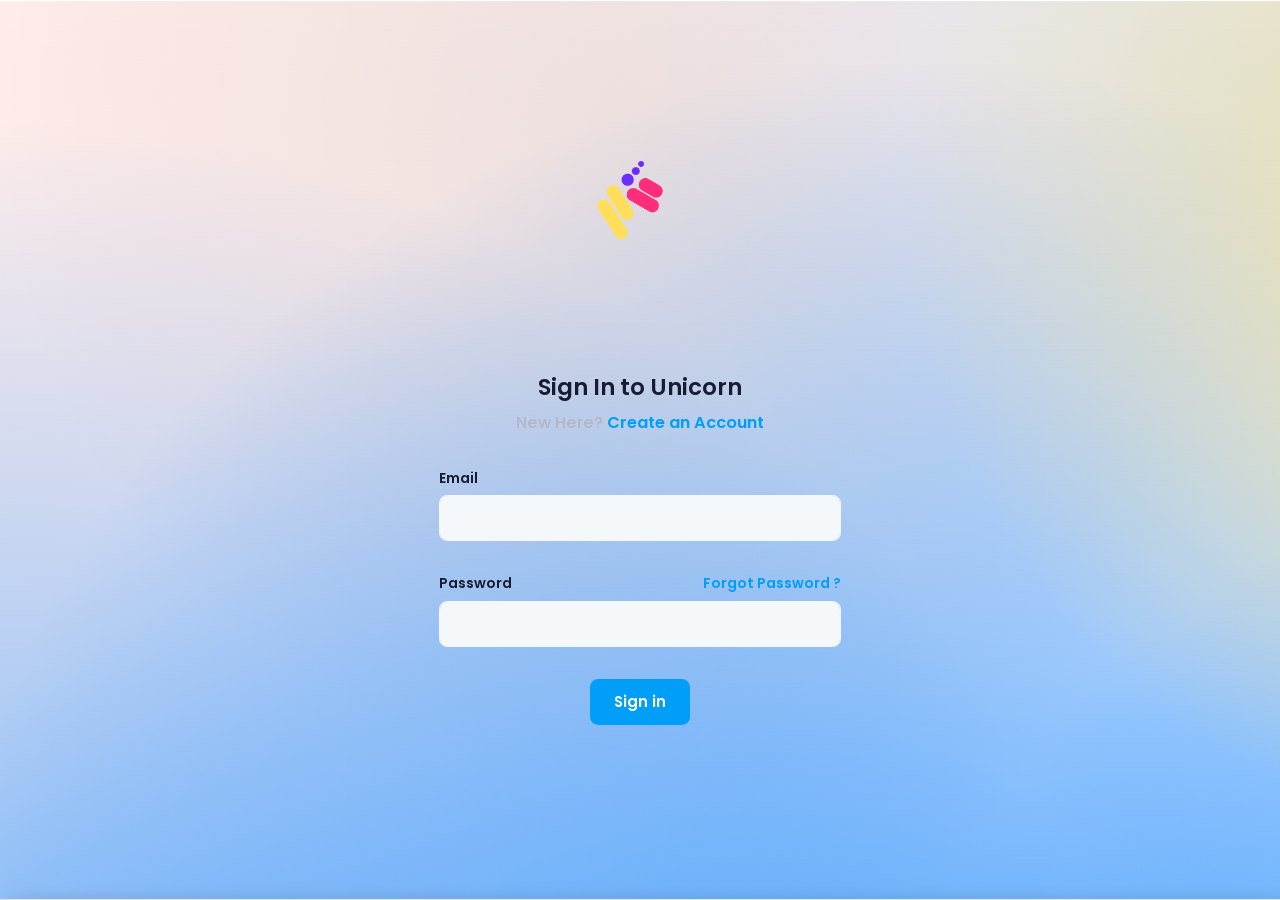
<file: index.html>
<!DOCTYPE html>

<html lang="en">
<!--begin::Head-->
<head>
  <title>Unicorn - sign-in</title>
  <meta charset="utf-8" />
  <meta name="description" content="The most advanced Bootstrap Admin Theme on Themeforest trusted by 94,000 beginners and professionals. Multi-demo, Dark Mode, RTL support and complete React, Angular, Vue &amp; Laravel versions. Grab your copy now and get life-time updates for free." />
  <meta name="keywords" content="Metronic, bootstrap, bootstrap 5, Angular, VueJs, React, Laravel, admin themes, web design, figma, web development, free templates, free admin themes, bootstrap theme, bootstrap template, bootstrap dashboard, bootstrap dak mode, bootstrap button, bootstrap datepicker, bootstrap timepicker, fullcalendar, datatables, flaticon" />
  <meta name="viewport" content="width=device-width, initial-scale=1" />
  <meta property="og:locale" content="en_US" />
  <meta property="og:type" content="article" />
  <meta property="og:title" content="Metronic - Bootstrap 5 HTML, VueJS, React, Angular &amp; Laravel Admin Dashboard Theme" />
  <meta property="og:url" content="https://keenthemes.com/metronic" />
  <meta property="og:site_name" content="Keenthemes | Metronic" />
  <link rel="canonical" href="https://preview.keenthemes.com/metronic8" />
  <link rel="shortcut icon" href="assets/media/logos/favicon.ico" />
  <!--begin::Fonts-->
  <link rel="stylesheet" href="https://fonts.googleapis.com/css?family=Poppins:300,400,500,600,700" />
  <!--end::Fonts-->
  <!--begin::Global Stylesheets Bundle(used by all pages)-->
  <link href="assets/plugins/global/plugins.bundle.css" rel="stylesheet" type="text/css" />
  <link href="assets/css/style.bundle.css" rel="stylesheet" type="text/css" />
  <!--end::Global Stylesheets Bundle-->
  <style>
    body {
      background-image: url('assets/images/background.png');
      background-size: cover;
    }
  </style>
</head>
<!--end::Head-->
<!--begin::Body-->
<body id="kt_body" class="bg-body">
<!--begin::Main-->
<!--begin::Root-->
<div class="d-flex flex-column flex-root">
  <!--begin::Authentication - Sign-in -->
  <div class="d-flex flex-column flex-column-fluid bgi-position-y-bottom position-x-center bgi-no-repeat bgi-size-contain bgi-attachment-fixed" >
    <!--begin::Content-->
    <div class="d-flex flex-center flex-column flex-column-fluid p-10 pb-lg-20">
      <!--begin::Logo-->
      <a class="mb-10 pt-lg-10">
        <img alt="Logo" src="assets/images/unicorn.png" class="h-150px mb-5" />
      </a>
      <!--end::Logo-->

      <!--begin::Wrapper-->
      <div class="w-lg-500px  rounded p-10 p-lg-15 mx-auto">
        <!--begin::Form-->
        <form class="form w-100" novalidate="novalidate" id="kt_sign_in_form" data-kt-redirect-url="../../demo1/dist/index.html" action="#">
          <!--begin::Heading-->
          <div class="text-center mb-10">
            <!--begin::Title-->
            <h1 class="text-dark mb-3">Sign In to Unicorn</h1>
            <!--end::Title-->
            <!--begin::Link-->
            <div class="text-gray-400 fw-bold fs-4">New Here?
              <a href="sign-up.html" class="link-primary fw-bolder">Create an Account</a></div>
            <!--end::Link-->
          </div>
          <!--begin::Heading-->
          <!--begin::Input group-->
          <div class="fv-row mb-10">
            <!--begin::Label-->
            <label class="form-label fs-6 fw-bolder text-dark">Email</label>
            <!--end::Label-->
            <!--begin::Input-->
            <input class="form-control form-control-lg form-control-solid" type="text" name="email" autocomplete="off" />
            <!--end::Input-->
          </div>
          <!--end::Input group-->
          <!--begin::Input group-->
          <div class="fv-row mb-10">
            <!--begin::Wrapper-->
            <div class="d-flex flex-stack mb-2">
              <!--begin::Label-->
              <label class="form-label fw-bolder text-dark fs-6 mb-0">Password</label>
              <!--end::Label-->
              <!--begin::Link-->
              <a class="link-primary fs-6 fw-bolder">Forgot Password ?</a>
              <!--end::Link-->
            </div>
            <!--end::Wrapper-->
            <!--begin::Input-->
            <input class="form-control form-control-lg form-control-solid" type="password" name="password" autocomplete="off" />
            <!--end::Input-->
          </div>
          <!--end::Input group-->
          <!--begin::Actions-->
          <div class="text-center">
            <div class="text-center">
              <div class="text-center">
                <a href="give-your-idea.html" class="btn btn-lg btn-primary fw-bolder">Sign in</a>
              </div>
            </div>

          </div>
          <!--end::Actions-->
        </form>
        <!--end::Form-->
      </div>
      <!--end::Wrapper-->
    </div>
    <!--end::Content-->

  </div>
  <!--end::Authentication - Sign-in-->
</div>
<!--end::Root-->
<!--end::Main-->
<!--begin::Javascript-->
<script>var hostUrl = "assets/";</script>
<!--begin::Global Javascript Bundle(used by all pages)-->
<script src="assets/plugins/global/plugins.bundle.js"></script>
<script src="assets/js/scripts.bundle.js"></script>
<!--end::Global Javascript Bundle-->
<!--begin::Page Custom Javascript(used by this page)-->
<script src="assets/js/custom/authentication/sign-in/general.js"></script>
<!--end::Page Custom Javascript-->
<!--end::Javascript-->
</body>
<!--end::Body-->
</html>
</file>
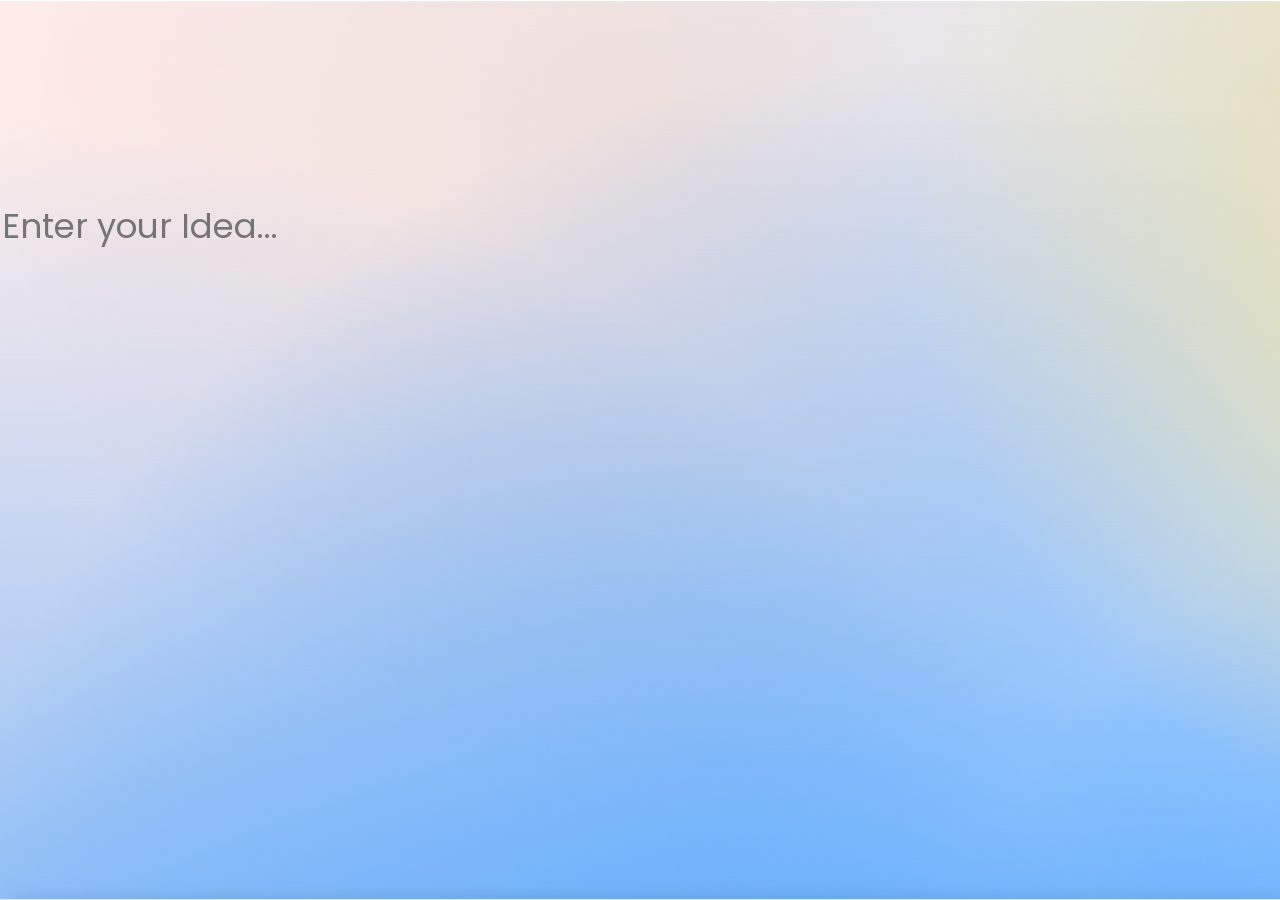
<file: test.html>
<!DOCTYPE html>
<!--
Author: Keenthemes
Product Name: Metronic - Bootstrap 5 HTML, VueJS, React, Angular & Laravel Admin Dashboard Theme
Purchase: https://1.envato.market/EA4JP
Website: http://www.keenthemes.com
Contact: support@keenthemes.com
Follow: www.twitter.com/keenthemes
Dribbble: www.dribbble.com/keenthemes
Like: www.facebook.com/keenthemes
License: For each use you must have a valid license purchased only from above link in order to legally use the theme for your project.
-->
<html lang="en">
<!--begin::Head-->
<head>
  <title>Sunday - sign-in</title>
  <meta charset="utf-8" />
  <meta name="description" content="The most advanced Bootstrap Admin Theme on Themeforest trusted by 94,000 beginners and professionals. Multi-demo, Dark Mode, RTL support and complete React, Angular, Vue &amp; Laravel versions. Grab your copy now and get life-time updates for free." />
  <meta name="keywords" content="Metronic, bootstrap, bootstrap 5, Angular, VueJs, React, Laravel, admin themes, web design, figma, web development, free templates, free admin themes, bootstrap theme, bootstrap template, bootstrap dashboard, bootstrap dak mode, bootstrap button, bootstrap datepicker, bootstrap timepicker, fullcalendar, datatables, flaticon" />
  <meta name="viewport" content="width=device-width, initial-scale=1" />
  <meta property="og:locale" content="en_US" />
  <meta property="og:type" content="article" />
  <meta property="og:title" content="Metronic - Bootstrap 5 HTML, VueJS, React, Angular &amp; Laravel Admin Dashboard Theme" />
  <meta property="og:url" content="https://keenthemes.com/metronic" />
  <meta property="og:site_name" content="Keenthemes | Metronic" />
  <link rel="canonical" href="https://preview.keenthemes.com/metronic8" />
  <link rel="shortcut icon" href="assets/media/logos/favicon.ico" />
  <!--begin::Fonts-->
  <link rel="stylesheet" href="https://fonts.googleapis.com/css?family=Poppins:300,400,500,600,700" />
  <!--end::Fonts-->
  <!--begin::Global Stylesheets Bundle(used by all pages)-->
  <link href="assets/plugins/global/plugins.bundle.css" rel="stylesheet" type="text/css" />
  <link href="assets/css/style.bundle.css" rel="stylesheet" type="text/css" />
  <!--end::Global Stylesheets Bundle-->
  <style>
    body {
      background-image: url('assets/images/background.png');
      background-size: cover;
    }
  </style>
</head>
<!--end::Head-->
<!--begin::Body-->
<body id="kt_body" class="bg-body">
<!--begin::Main-->
<!--begin::Root-->
<div class="d-flex flex-column flex-root">
  <div class="text-center mb-10">

    <div style="margin-top: 200px; margin-bottom: 300px; text-align: left; padding-left: ">
      <input style="border: none;
                    background-color: transparent;
                    font-size: 34px;
                    color: gray;
"

             type="password"
             name="idea"
             placeholder="Enter your Idea..." />
    </div>



  </div>
  <!--begin::Authentication - Sign-in -->
<!--  <div class="d-flex flex-column flex-column-fluid" >-->
<!--    &lt;!&ndash;begin::Content&ndash;&gt;-->
<!--    <div class="d-flex flex-center flex-column flex-column-fluid p-10 pb-lg-20">-->

<!--      &lt;!&ndash;begin::Wrapper&ndash;&gt;-->
<!--      <div class="w-lg-500px rounded mx-auto">-->
<!--        &lt;!&ndash;begin::Form&ndash;&gt;-->
<!--        <form class="form w-100" novalidate="novalidate" id="kt_sign_in_form" data-kt-redirect-url="../../demo1/dist/index.html" action="#">-->
<!--          &lt;!&ndash;begin::Heading&ndash;&gt;-->
<!--          <div class="text-center mb-10">-->
<!--            &lt;!&ndash;begin::Title&ndash;&gt;-->
<!--            <h1 class="text-dark mb-3">What's your idea?</h1>-->
<!--            &lt;!&ndash;end::Title&ndash;&gt;-->

<!--          </div>-->
<!--          &lt;!&ndash;begin::Heading&ndash;&gt;-->
<!--          &lt;!&ndash;begin::Input group&ndash;&gt;-->
<!--          <div class="fv-row mb-10">-->
<!--            &lt;!&ndash;begin::Label&ndash;&gt;-->
<!--            <label class="form-label fs-6 fw-bolder text-dark">Email</label>-->
<!--            &lt;!&ndash;end::Label&ndash;&gt;-->
<!--            &lt;!&ndash;begin::Input&ndash;&gt;-->
<!--            <input class="form-control form-control-lg form-control-solid" type="text" name="email" autocomplete="off" />-->
<!--            &lt;!&ndash;end::Input&ndash;&gt;-->
<!--          </div>-->
<!--          &lt;!&ndash;end::Input group&ndash;&gt;-->
<!--          &lt;!&ndash;begin::Input group&ndash;&gt;-->
<!--          <div class="fv-row mb-10">-->
<!--            &lt;!&ndash;begin::Wrapper&ndash;&gt;-->
<!--            <div class="d-flex flex-stack mb-2">-->
<!--              &lt;!&ndash;begin::Label&ndash;&gt;-->
<!--              <label class="form-label fw-bolder text-dark fs-6 mb-0">Password</label>-->
<!--              &lt;!&ndash;end::Label&ndash;&gt;-->
<!--              &lt;!&ndash;begin::Link&ndash;&gt;-->
<!--              <a class="link-primary fs-6 fw-bolder">Forgot Password ?</a>-->
<!--              &lt;!&ndash;end::Link&ndash;&gt;-->
<!--            </div>-->
<!--            &lt;!&ndash;end::Wrapper&ndash;&gt;-->
<!--            &lt;!&ndash;begin::Input&ndash;&gt;-->
<!--            <input class="form-control form-control-lg form-control-solid" type="password" name="password" autocomplete="off" />-->
<!--            &lt;!&ndash;end::Input&ndash;&gt;-->
<!--          </div>-->
<!--          &lt;!&ndash;end::Input group&ndash;&gt;-->
<!--          &lt;!&ndash;begin::Actions&ndash;&gt;-->
<!--          <div class="text-center">-->
<!--            <div class="text-center">-->
<!--              <div class="text-center">-->
<!--                <a href="give-your-idea.html" class="btn btn-lg btn-primary fw-bolder">Sign in</a>-->
<!--              </div>-->
<!--            </div>-->

<!--          </div>-->
<!--          &lt;!&ndash;end::Actions&ndash;&gt;-->
<!--        </form>-->
<!--        &lt;!&ndash;end::Form&ndash;&gt;-->
<!--      </div>-->
<!--      &lt;!&ndash;end::Wrapper&ndash;&gt;-->
<!--    </div>-->
<!--    &lt;!&ndash;end::Content&ndash;&gt;-->

<!--  </div>-->
  <!--end::Authentication - Sign-in-->
</div>
<!--end::Root-->
<!--end::Main-->
<!--begin::Javascript-->
<script>var hostUrl = "assets/";</script>
<!--begin::Global Javascript Bundle(used by all pages)-->
<script src="assets/plugins/global/plugins.bundle.js"></script>
<script src="assets/js/scripts.bundle.js"></script>
<!--end::Global Javascript Bundle-->
<!--begin::Page Custom Javascript(used by this page)-->
<script src="assets/js/custom/authentication/sign-in/general.js"></script>
<!--end::Page Custom Javascript-->
<!--end::Javascript-->
</body>
<!--end::Body-->
</html>
</file>
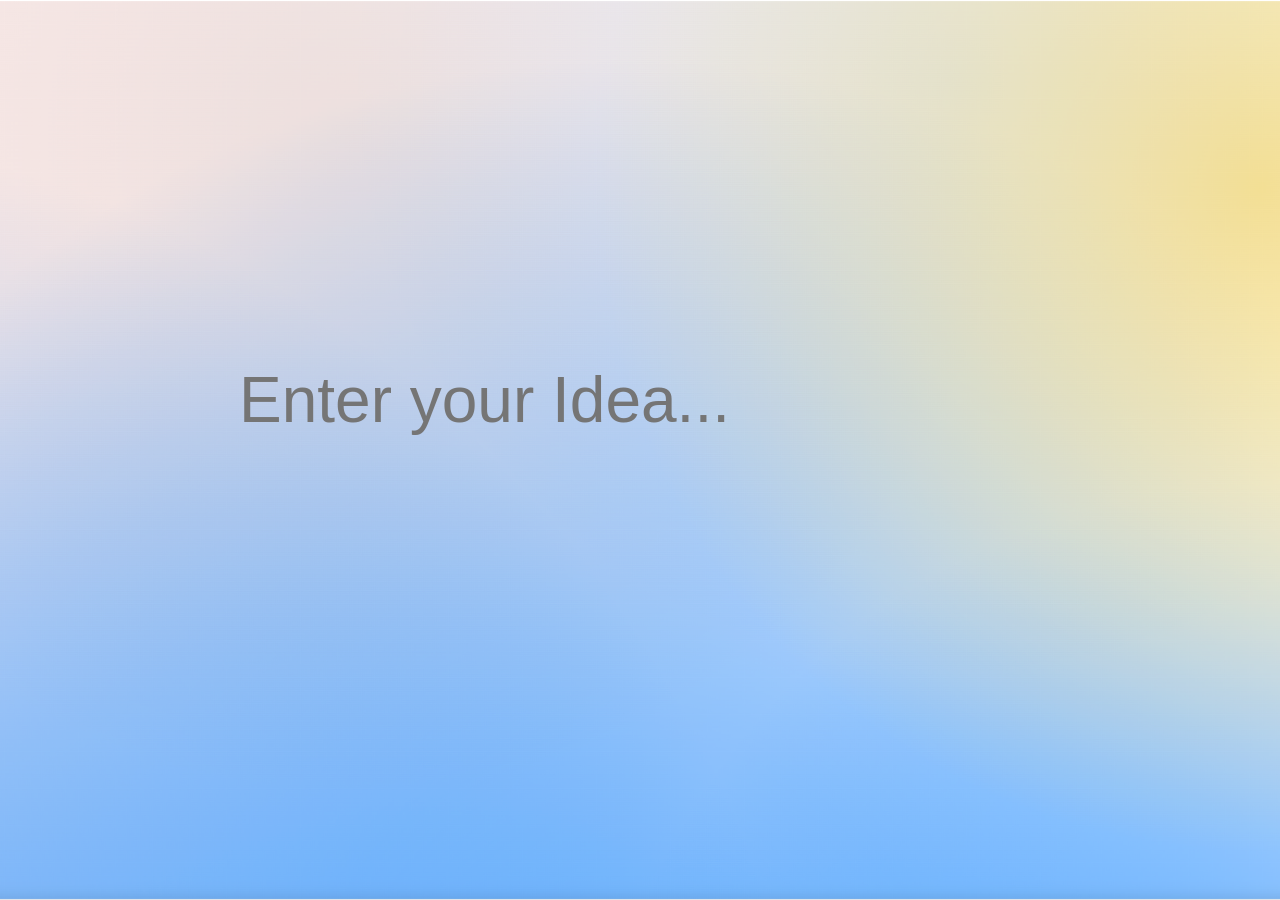
<file: test2.html>
<!DOCTYPE html>
<html>
<head>
  <title>Empty Page with Fade-in Text Effect</title>
  <style>
    body {
      background-image: url('assets/images/background.png'); /* Replace with your background image URL */
      background-size: cover;
      background-position: center;
      background-repeat: no-repeat;
      height: 100vh;
      display: flex;
      justify-content: center;
      align-items: center;
      margin: 0;
      padding: 0;
    }

    .fade-in-text {
      opacity: 0;
      animation: fade-in 2s ease-in-out forwards;
    }

    @keyframes fade-in {
      25% {
        opacity: 0;
      }
      100% {
        opacity: 1;
      }
    }
  </style>
</head>
<body>
<!--<h1 class="fade-in-text">Your centered text with fade-in effect</h1>-->

<div class="fade-in-text" style="margin-top: 200px; margin-bottom: 300px; text-align: left; padding-left: ">
  <input style="border: transparent;
                    background-color: transparent;
                    font-size: 64px;
                    color: gray"
         type="text"
         name="idea"
         placeholder="Enter your Idea..." />
</div>
</body>
</html>
</file>
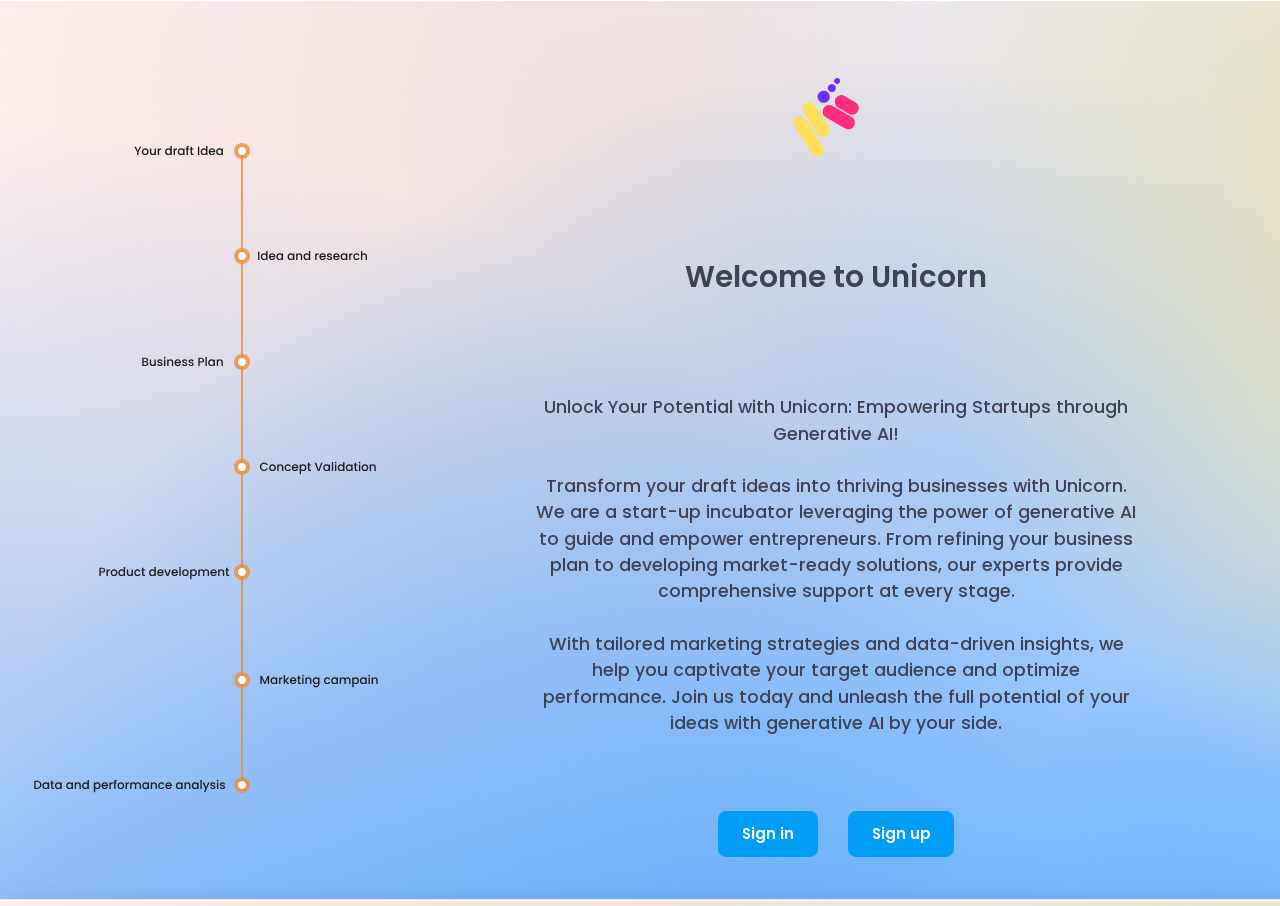
<file: welcome-page.html>
<!DOCTYPE html>

<html lang="en">
<!--begin::Head-->
<head>
  <title>Unicorn</title>
  <meta charset="utf-8" />
  <meta name="viewport" content="width=device-width, initial-scale=1" />
  <meta property="og:locale" content="en_US" />
  <meta property="og:type" content="article" />
  <meta property="og:url" content="https://keenthemes.com/metronic" />
  <meta property="og:site_name" content="Keenthemes | Metronic" />
  <link rel="canonical" href="https://preview.keenthemes.com/metronic8" />
  <link rel="shortcut icon" href="assets/media/logos/favicon.ico" />
  <!--begin::Fonts-->
  <link rel="stylesheet" href="https://fonts.googleapis.com/css?family=Poppins:300,400,500,600,700" />
  <!--end::Fonts-->
  <!--begin::Global Stylesheets Bundle(used by all pages)-->
  <link href="assets/plugins/global/plugins.bundle.css" rel="stylesheet" type="text/css" />
  <link href="assets/css/style.bundle.css" rel="stylesheet" type="text/css" />
  <!--end::Global Stylesheets Bundle-->
  <style>
    body {
      background-image: url('assets/images/background.png');
      background-size: cover;

      display: flex;
      justify-content: center;
      align-items: center;
      height: 100vh;
      margin: 0;
      padding: 0;
    }

    svg {
      width: 200px; /* Adjust the width as needed */
      height: 200px; /* Adjust the height as needed */
    }
    img {
      top: 500px;
      max-width: 100%;
      max-height: 100%;
      width: auto;
      height: auto;
    }

  </style>
</head>
<!--end::Head-->
<!--begin::Body-->
<body id="kt_body" class="auth-bg">
<!--begin::Main-->
<!--begin::Root-->
<div class="d-flex flex-column flex-root">
  <div class="d-flex flex-column flex-column-fluid">
    <div class="d-flex flex-column flex-column-fluid text-center p-10 py-lg-15">


      <div class="d-flex flex-column flex-lg-row flex-column-fluid stepper stepper-pills stepper-column text-center"
           id="kt_create_account_stepper">
        <!--begin::Aside-->
        <div class="d-flex flex-column flex-lg-row-auto w-xl-500px" style="margin-top: 100px; " >
          <!--begin::Wrapper-->
          <div class="d-flex flex-column" >
            <!--begin::Illustration-->
            <div class="d-flex flex-row-auto bgi-no-repeat bgi-position-x-center bgi-size-contain bgi-position-y-bottom min-h-150px min-h-lg-300px" >
              <img src="assets/images/timeline.svg" alt="SVG Image">
            </div>
            <!--end::Illustration-->
          </div>
          <!--end::Wrapper-->
        </div>
        <!--begin::Aside-->
        <!--begin::Body-->
        <div style="width: 50%">
          <!--begin::Logo-->
          <a class="mb-10 pt-lg-10">
            <img alt="Logo" src="assets/images/unicorn.png" class="h-150px mb-5" />
          </a>
          <!--end::Logo-->

          <h1 class="fw-bolder fs-2qx text-gray-800 mb-7" style="margin-top: 50px; ">Welcome to Unicorn</h1>

          <div class="fw-bold fs-3 text-gray-800 mb-15" style="margin-top: 100px; ">
            Unlock Your Potential with Unicorn: Empowering Startups through Generative AI!
            <br /><br />
            Transform your draft ideas into thriving businesses with Unicorn.
            We are a start-up incubator leveraging the power of generative AI to guide and empower entrepreneurs.
            From refining your business plan to developing market-ready solutions, our experts provide comprehensive support at every stage.
            <br /><br />
            With tailored marketing strategies and data-driven insights, we help you captivate your target audience and optimize performance.
            Join us today and unleash the full potential of your ideas with generative AI by your side.
            <br /><br />
          </div>



          <!--begin::Action-->
          <div class="d-flex flex-row flex-center">
            <div class="text-center" style="margin-right: 30px;">
              <a href="index.html" class="btn btn-lg btn-primary fw-bolder">Sign in</a>
            </div>
            <div class="text-center">
              <a href="sign-up.html" class="btn btn-lg btn-primary fw-bolder">Sign up</a>
            </div>
          </div>
          <!--end::Action-->
        </div>
        <!--end::Body-->
      </div>


      <!--end::Wrapper-->
      <!--begin::Illustration-->
      <!--end::Illustration-->
    </div>
    <!--end::Content-->

  </div>
  <!--end::Authentication - Signup Welcome Message-->
</div>
<!--end::Root-->
<!--end::Main-->
<!--begin::Javascript-->
<script>var hostUrl = "assets/";</script>
<!--begin::Global Javascript Bundle(used by all pages)-->
<script src="assets/plugins/global/plugins.bundle.js"></script>
<script src="assets/js/scripts.bundle.js"></script>
<!--end::Global Javascript Bundle-->
<!--end::Javascript-->
</body>
<!--end::Body-->
</html>
</file>
